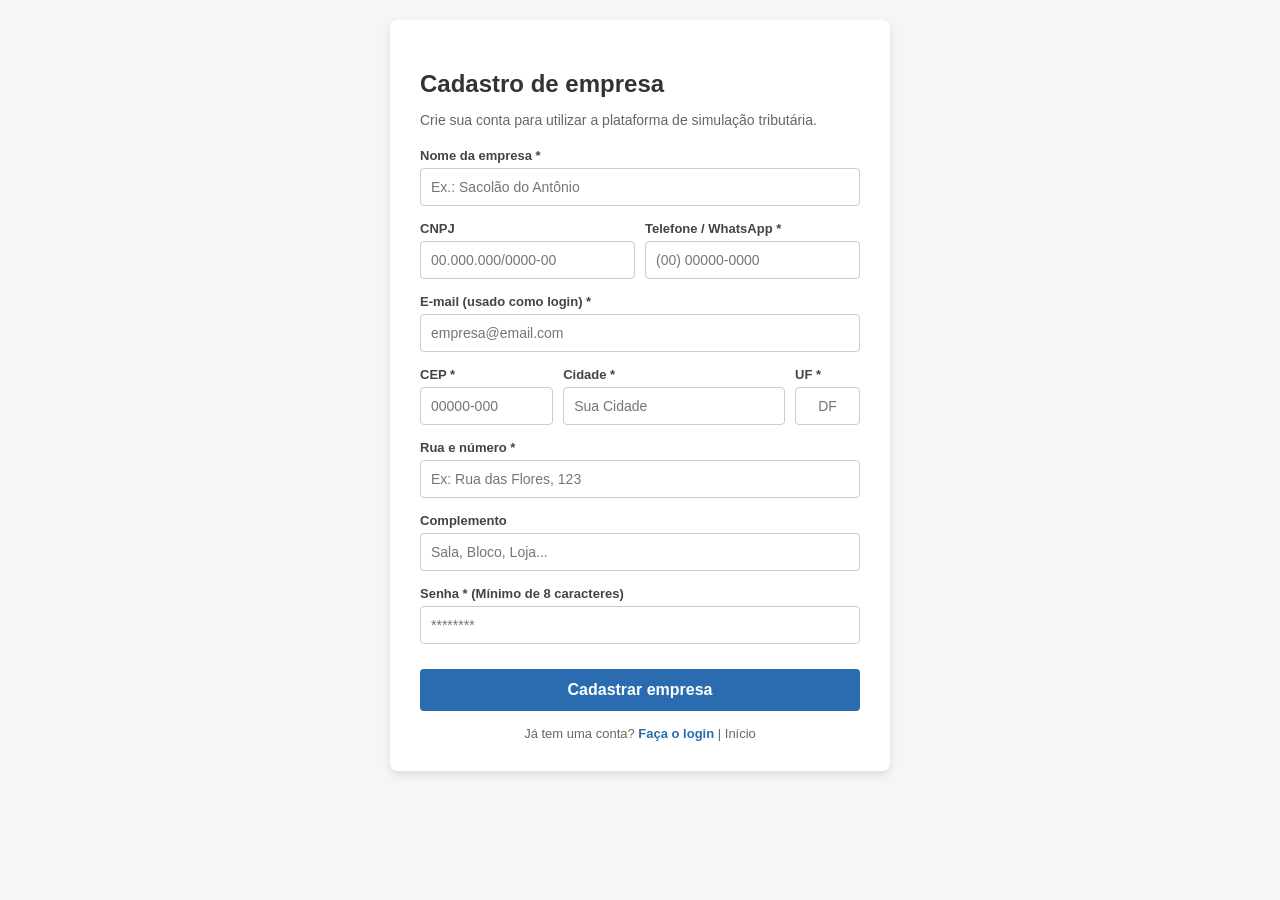
<file: frontend/cadastro.html>
<!DOCTYPE html>
<html lang="pt-BR">
<head>
    <meta charset="UTF-8">
    <meta name="viewport" content="width=device-width, initial-scale=1.0">
    <title>Cadastro de Empresa - Simulação Tributária</title>
    <style>
        * { box-sizing: border-box; }
        body { font-family: Arial, sans-serif; background-color: #f4f6f8; margin: 0; padding: 20px; display: flex; justify-content: center; }
        .container { background: #fff; padding: 30px; border-radius: 8px; box-shadow: 0 4px 10px rgba(0,0,0,0.1); width: 100%; max-width: 500px; box-sizing: border-box; }
        h2 { margin-bottom: 5px; color: #333; }
        p { color: #666; font-size: 14px; margin-bottom: 20px; }
        .form-group { margin-bottom: 15px; display: flex; flex-direction: column; }
        label { font-weight: bold; font-size: 13px; margin-bottom: 5px; color: #444; }
        input { width: 100%; box-sizing: border-box; padding: 10px; border: 1px solid #ccc; border-radius: 4px; font-size: 14px; }
        .row { display: flex; gap: 10px; }
        .row .form-group { flex: 1; min-width: 0; }
        button { width: 100%; padding: 12px; background-color: #2b6cb0; color: white; border: none; border-radius: 4px; font-size: 16px; cursor: pointer; font-weight: bold; margin-top: 10px; }
        button:hover { background-color: #2c5282; }
        .msg { margin-top: 15px; text-align: center; font-size: 14px; font-weight: bold; }
        .error { color: #e53e3e; }
        .success { color: #38a169; }
    </style>
</head>
<body>

    <div class="container">
        <h2>Cadastro de empresa</h2>
        <p>Crie sua conta para utilizar a plataforma de simulação tributária.</p>

        <form id="formCadastro">
            <div class="form-group">
                <label>Nome da empresa *</label>
                <input type="text" id="nome_empresa" required placeholder="Ex.: Sacolão do Antônio">
            </div>

            <div class="row">
                <div class="form-group">
                    <label>CNPJ</label>
                    <input type="text" id="cnpj" placeholder="00.000.000/0000-00">
                </div>
                <div class="form-group">
                    <label>Telefone / WhatsApp *</label>
                    <input type="text" id="telefone" required placeholder="(00) 00000-0000">
                </div>
            </div>

            <div class="form-group">
                <label>E-mail (usado como login) *</label>
                <input type="email" id="email" required placeholder="empresa@email.com">
            </div>

            <div class="row">
                <div class="form-group" style="flex: 1.2;">
                    <label>CEP *</label>
                    <input type="text" id="cep" required placeholder="00000-000">
                </div>
                <div class="form-group" style="flex: 2;">
                    <label>Cidade *</label>
                    <input type="text" id="cidade" required placeholder="Sua Cidade">
                </div>
                <div class="form-group" style="flex: 0 0 65px; max-width: 65px;">
                    <label>UF *</label>
                    <input type="text" id="uf" required maxlength="2" placeholder="DF" style="text-align: center; text-transform: uppercase;">
                </div>
            </div>

            <div class="form-group">
                <label>Rua e número *</label>
                <input type="text" id="endereco" required placeholder="Ex: Rua das Flores, 123">
            </div>

            <div class="form-group">
                <label>Complemento</label>
                <input type="text" id="complemento" placeholder="Sala, Bloco, Loja...">
            </div>

            <div class="form-group">
                <label>Senha * (Mínimo de 8 caracteres)</label>
                <input type="password" id="senha" required minlength="8" placeholder="********">
            </div>

            <button type="submit">Cadastrar empresa</button>
            <div id="mensagem" class="msg"></div>
            <div style="margin-top: 15px; text-align: center; font-size: 13px; color: #666;">
                Já tem uma conta? <a href="/login" style="color: #2b6cb0; text-decoration: none; font-weight: bold;">Faça o login</a> | <a href="/" style="color: #666; text-decoration: none;">Início</a>
            </div>
        </form>
    </div>

    <script>
        document.getElementById('formCadastro').addEventListener('submit', async function(e) {
            e.preventDefault();

            const msgDiv = document.getElementById('mensagem');
            msgDiv.textContent = "Processando cadastro...";
            msgDiv.className = "msg";

            const dados = {
                nome_empresa: document.getElementById('nome_empresa').value,
                cnpj: document.getElementById('cnpj').value || null,
                email: document.getElementById('email').value,
                telefone: document.getElementById('telefone').value,
                cep: document.getElementById('cep').value,
                endereco: document.getElementById('endereco').value,
                numero: "S/N",
                complemento: document.getElementById('complemento').value || null,
                cidade: document.getElementById('cidade').value,
                uf: document.getElementById('uf').value.toUpperCase(),
                senha: document.getElementById('senha').value
            };

            try {
                const resposta = await fetch('http://127.0.0.1:8000/cadastro', {
                    method: 'POST',
                    headers: { 'Content-Type': 'application/json' },
                    body: JSON.stringify(dados)
                });

                const resultado = await resposta.json();

                if (resposta.ok) {
                    msgDiv.textContent = "Cadastro realizado com sucesso! Redirecionando para o login...";
                    msgDiv.className = "msg success";
                    setTimeout(() => {
                        window.location.href = '/login';
                    }, 1500);
                } else {
                    msgDiv.textContent = resultado.detail || "Erro ao realizar o cadastro.";
                    msgDiv.className = "msg error";
                }
            } catch (error) {
                console.error("Erro:", error);
                msgDiv.textContent = "Não foi possível conectar ao servidor.";
                msgDiv.className = "msg error";
            }
        });
    </script>
</body>
</html>
</file>
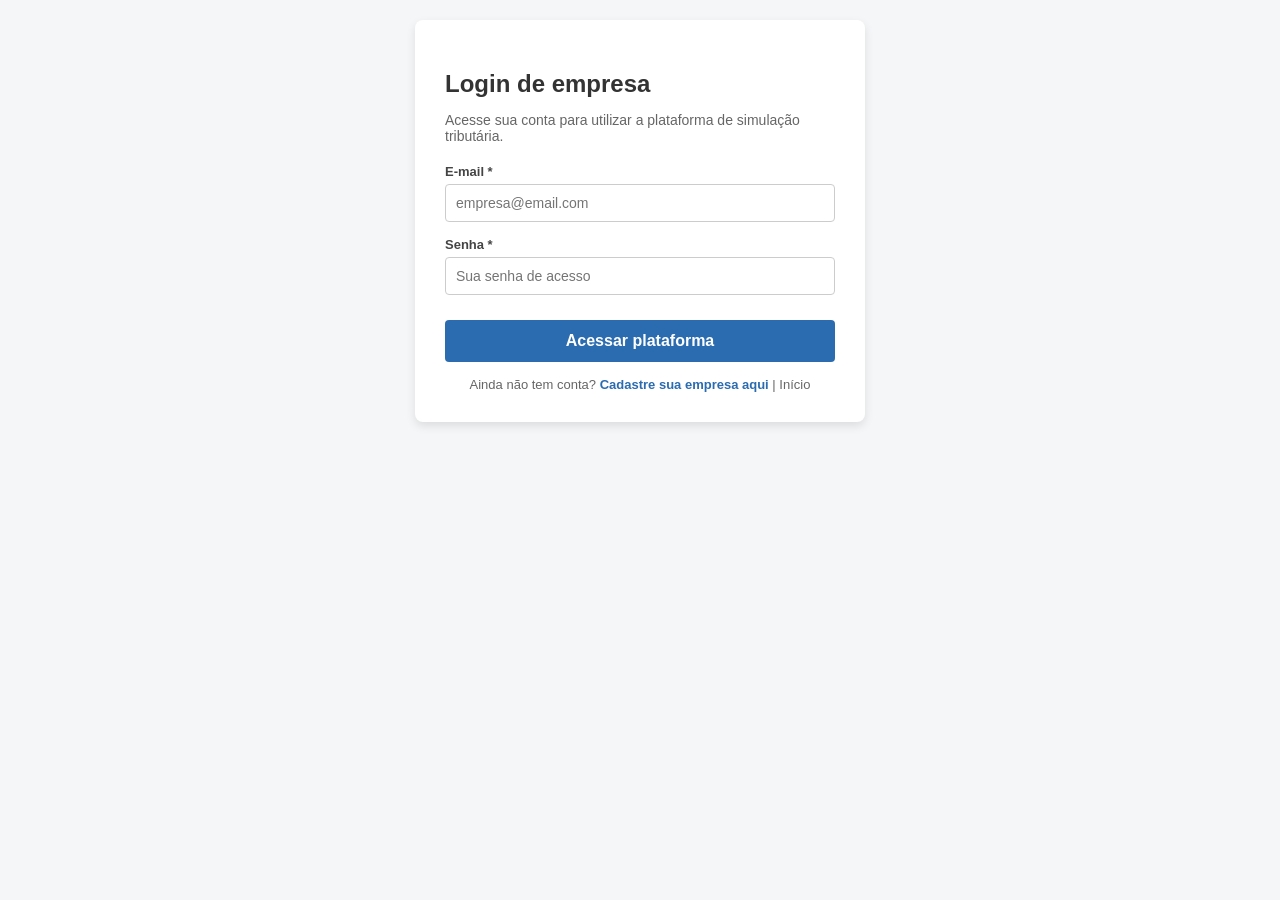
<file: frontend/login.html>
<!DOCTYPE html>
<html lang="pt-BR">
<head>
    <meta charset="UTF-8">
    <meta name="viewport" content="width=device-width, initial-scale=1.0">
    <title>Login de Empresa - Simulação Tributária</title>
    <style>
        * { box-sizing: border-box; }
        body { font-family: Arial, sans-serif; background-color: #f4f6f8; margin: 0; padding: 20px; display: flex; justify-content: center; }
        .container { background: #fff; padding: 30px; border-radius: 8px; box-shadow: 0 4px 10px rgba(0,0,0,0.1); width: 100%; max-width: 450px; box-sizing: border-box; }
        h2 { margin-bottom: 5px; color: #333; }
        p { color: #666; font-size: 14px; margin-bottom: 20px; }
        .form-group { margin-bottom: 15px; display: flex; flex-direction: column; }
        label { font-weight: bold; font-size: 13px; margin-bottom: 5px; color: #444; }
        input { width: 100%; box-sizing: border-box; padding: 10px; border: 1px solid #ccc; border-radius: 4px; font-size: 14px; }
        button { width: 100%; padding: 12px; background-color: #2b6cb0; color: white; border: none; border-radius: 4px; font-size: 16px; cursor: pointer; font-weight: bold; margin-top: 10px; }
        button:hover { background-color: #2c5282; }
        .msg { margin-top: 15px; text-align: center; font-size: 14px; font-weight: bold; }
        .error { color: #e53e3e; }
        .success { color: #38a169; }
    </style>
</head>
<body>

    <div class="container">
        <h2>Login de empresa</h2>
        <p>Acesse sua conta para utilizar a plataforma de simulação tributária.</p>

        <form id="formLogin">
            <div class="form-group">
                <label>E-mail *</label>
                <input type="email" id="email" required placeholder="empresa@email.com">
            </div>

            <div class="form-group">
                <label>Senha *</label>
                <input type="password" id="senha" required placeholder="Sua senha de acesso">
            </div>

            <button type="submit" id="btnEntrar">Acessar plataforma</button>
            <div id="mensagem" class="msg"></div>

            <div style="margin-top: 15px; text-align: center; font-size: 13px; color: #666;">
                Ainda não tem conta? <a href="/cadastro" style="color: #2b6cb0; text-decoration: none; font-weight: bold;">Cadastre sua empresa aqui</a> | <a href="/" style="color: #666; text-decoration: none;">Início</a>
            </div>
        </form>
    </div>

    <script>
        document.getElementById('formLogin').addEventListener('submit', async function(e) {
            e.preventDefault();

            const msgDiv = document.getElementById('mensagem');
            const btn = document.getElementById('btnEntrar');
            msgDiv.textContent = "Processando login...";
            msgDiv.className = "msg";
            btn.disabled = true;

            const dados = {
                email: document.getElementById('email').value,
                senha: document.getElementById('senha').value
            };

            try {
                const resposta = await fetch('/login', {
                    method: 'POST',
                    headers: { 'Content-Type': 'application/json' },
                    body: JSON.stringify(dados)
                });

                const resultado = await resposta.json();

                if (resposta.ok) {
                    msgDiv.textContent = "Login realizado com sucesso! Redirecionando...";
                    msgDiv.className = "msg success";

                    localStorage.setItem('empresa_id', resultado.empresa_id);
                    localStorage.setItem('nome_empresa', resultado.nome_empresa);
                    localStorage.setItem('empresa_email', resultado.email);

                    setTimeout(() => {
                        window.location.href = '/';
                    }, 1200);
                } else {
                    msgDiv.textContent = resultado.detail || "E-mail ou senha inválidos.";
                    msgDiv.className = "msg error";
                    btn.disabled = false;
                }
            } catch (error) {
                console.error("Erro:", error);
                msgDiv.textContent = "Não foi possível conectar ao servidor.";
                msgDiv.className = "msg error";
                btn.disabled = false;
            }
        });
    </script>
</body>
</html>
</file>
